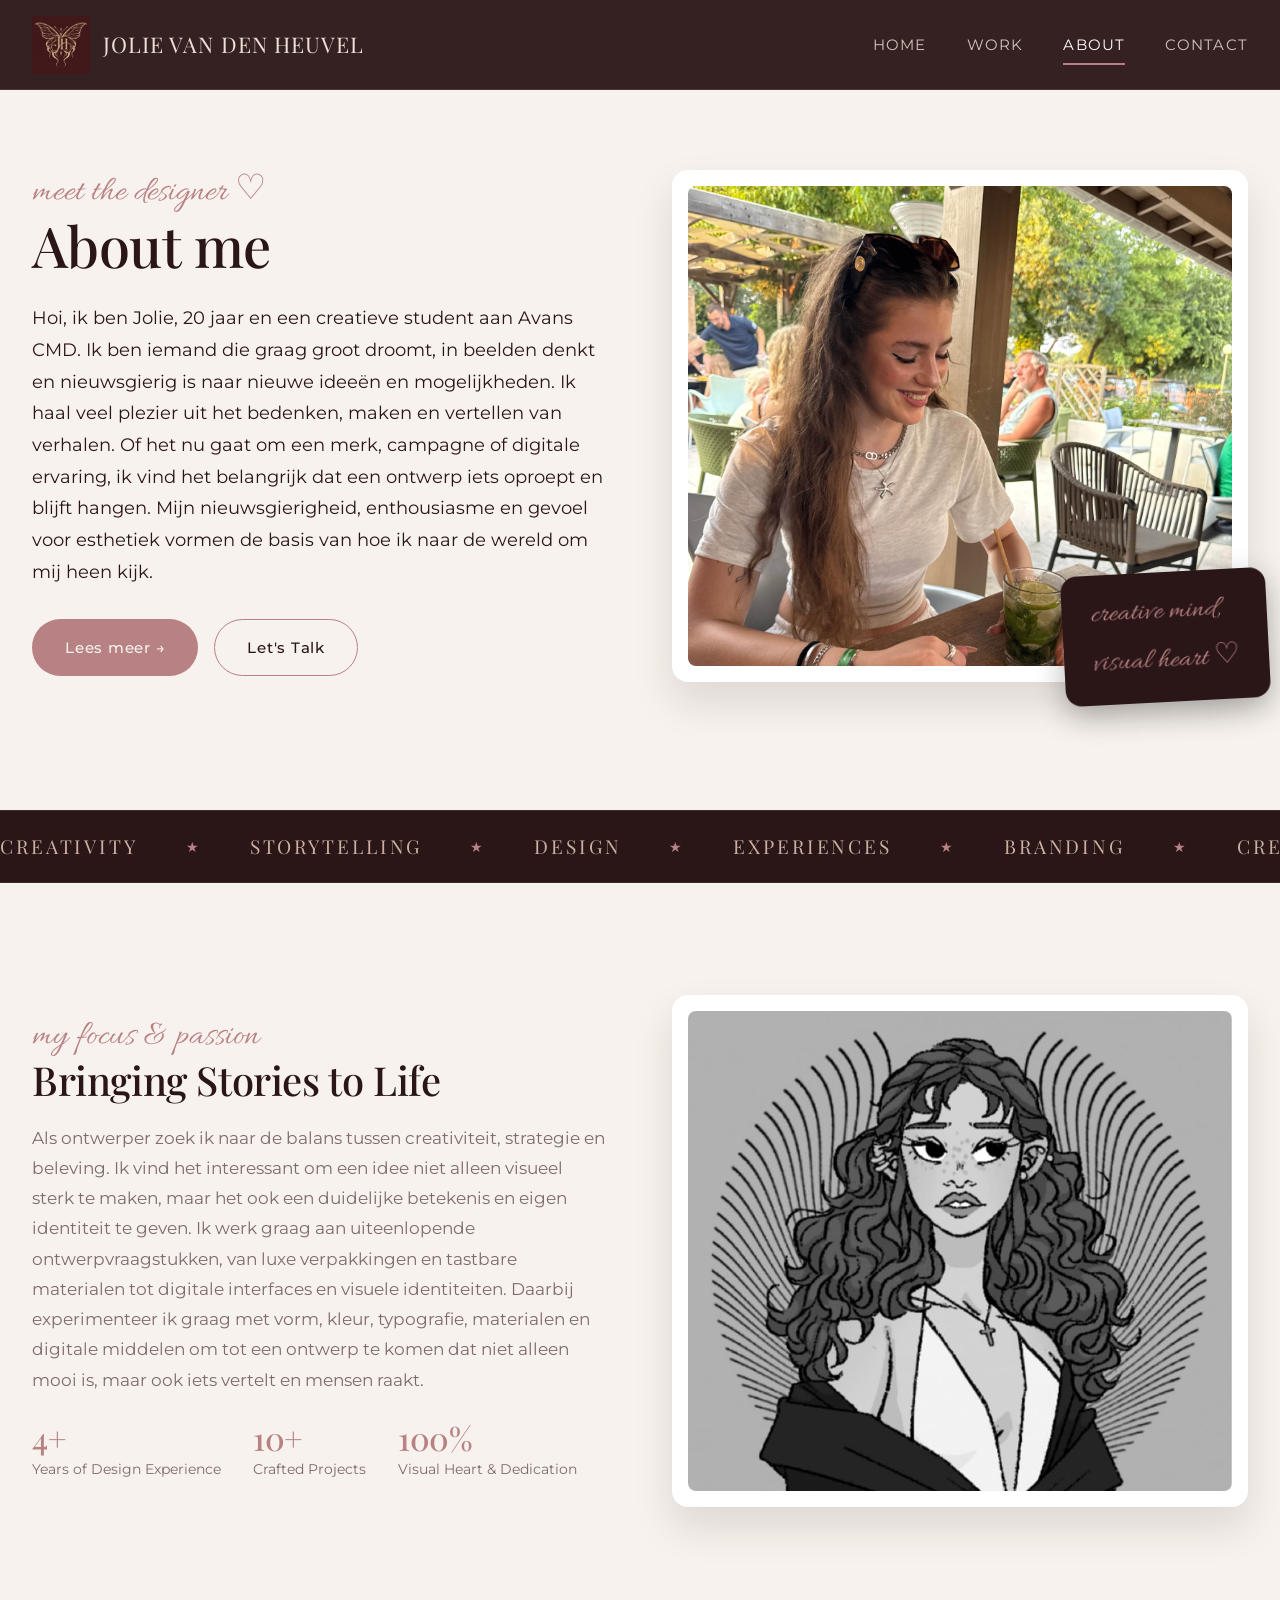
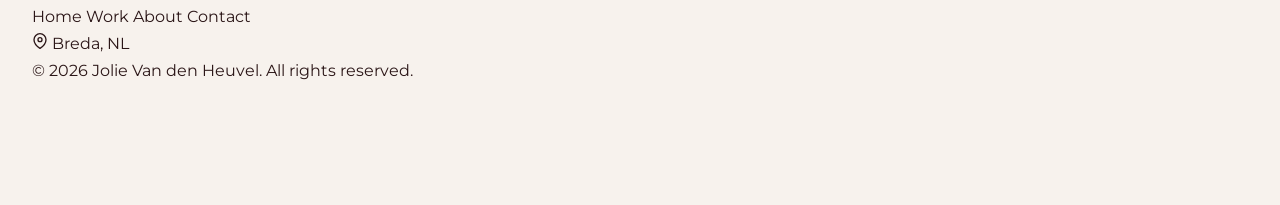
<file: about.html>
<!DOCTYPE html>
<html lang="en">
<head>
  <meta charset="UTF-8">
  <meta name="viewport" content="width=device-width, initial-scale=1.0">
  <title>About Me | Jolie Van den Heuvel</title>
  <meta name="description" content="Learn more about Jolie Van den Heuvel, a 20-year-old creative designer studying Avans CMD with a passion for storytelling and design.">
  <link rel="stylesheet" href="styles.css">
</head>
<body>

  <!-- PROMINENT HEADER WITH LOGO.PNG (All Pages) -->
  <header class="site-header" id="header">
    <div class="container header-inner">
      <a href="index.html" class="brand-logo" title="Jolie Van den Heuvel Logo">
        <img src="logo.new.jpg" alt="Jolie Van den Heuvel Logo">
        <span class="brand-title">Jolie van den Heuvel</span>
      </a>

      <nav class="main-nav" aria-label="Main Navigation">
        <a href="index.html" class="nav-link">Home</a>
        <a href="work.html" class="nav-link">Work</a>
        <a href="about.html" class="nav-link active">About</a>
        <a href="contact.html" class="nav-link">Contact</a>
      </nav>

      <button class="mobile-toggle" id="mobileToggle" aria-label="Toggle Mobile Menu">
        <div class="hamburger-icon">
          <span class="hamburger-bar"></span>
          <span class="hamburger-bar"></span>
          <span class="hamburger-bar"></span>
        </div>
      </button>
    </div>
  </header>

  <!-- MOBILE MENU OVERLAY (Wireframe 08) -->
  <div class="mobile-menu-overlay" id="mobileOverlay">
    <button class="mobile-close-btn" id="mobileCloseBtn" aria-label="Close menu">&times;</button>
    <div class="mobile-nav-links">
      <a href="index.html" class="mobile-nav-link">Home</a>
      <a href="work.html" class="mobile-nav-link">Work</a>
      <a href="about.html" class="mobile-nav-link active">About</a>
      <a href="contact.html" class="mobile-nav-link">Contact</a>
    </div>
    <div class="mobile-socials">
      <span>Instagram</span> • <span>Pinterest</span> • <span>LinkedIn</span>
    </div>
  </div>

  <!-- ABOUT HERO SECTION (Wireframe 02) -->
  <main class="about-hero">
    <div class="container about-grid">

      <!-- Text Column with 1 Paragraph Placeholder -->
      <div class="about-text-col">
        <span class="script-accent">meet the designer ♡</span>
        <h1>About me</h1>

        <!-- 1 PARAGRAPH PLACEHOLDER CONTENT (Explicit Requirement & Wireframe 02 Match) -->
        <p class="about-paragraph">
          Hoi, ik ben Jolie, 20 jaar en een creatieve student aan Avans CMD. Ik ben iemand die graag groot droomt, 
          in beelden denkt en nieuwsgierig is naar nieuwe ideeën en mogelijkheden. Ik haal veel plezier uit het bedenken, 
          maken en vertellen van verhalen. Of het nu gaat om een merk, campagne of digitale ervaring, ik vind het belangrijk 
          dat een ontwerp iets oproept en blijft hangen. Mijn nieuwsgierigheid, enthousiasme en gevoel voor esthetiek vormen de basis van hoe ik naar de wereld om mij heen kijk.
        </p>

        <div style="display: flex; gap: 1rem; align-items: center;">
          <a href="work.html" class="btn btn-primary">
            Lees meer →
          </a>
          <a href="contact.html" class="btn btn-outline">
            Let's Talk
          </a>
        </div>
      </div>

      <!-- Image Column SPECIFICALLY USING me.JPG (Explicit Requirement) -->
      <div class="about-image-col">
        <div class="about-photo-card pop-hover">
          <!-- me.jpg is used specifically here as requested -->
          <img src="me.jpg" alt="Jolie Van den Heuvel - Creative Designer">
        </div>

        <!-- Handwritten Accent Note (Wireframe 02 Match) -->
        <div class="handwritten-tag">
          <span>creative mind,</span>
          <span>visual heart ♡</span>
        </div>
      </div>

    </div>
  </main>

  <!-- SKILLS TICKER / MARQUEE BANNER (Wireframe 02 Bottom) -->
  <section class="ticker-wrap">
    <div class="ticker">
      <div class="ticker-item">CREATIVITY</div>
      <div class="ticker-item">STORYTELLING</div>
      <div class="ticker-item">DESIGN</div>
      <div class="ticker-item">EXPERIENCES</div>
      <div class="ticker-item">BRANDING</div>
      <div class="ticker-item">CREATIVITY</div>
      <div class="ticker-item">STORYTELLING</div>
      <div class="ticker-item">DESIGN</div>
      <div class="ticker-item">EXPERIENCES</div>
      <div class="ticker-item">BRANDING</div>
    </div>
  </section>

  <!-- SECONDARY PORTRAIT & PHILOSOPHY HIGHLIGHT -->
  <section style="padding: 4rem 0 6rem 0; background: var(--bg-light);">
    <div class="container">
      <div class="about-grid">
        <div class="about-photo-card pop-hover" style="order: 2;">
          <img src="avatar.me.jpg" alt="Jolie Van den Heuvel at work">
        </div>
        <div style="order: 1;">
          <span class="script-accent">my focus & passion</span>
          <h2 style="font-size: 2.5rem; color: var(--bg-dark); margin-bottom: 1.2rem;">Bringing Stories to Life</h2>
          <p style="font-size: 1.05rem; color: var(--text-muted); line-height: 1.8; margin-bottom: 1.5rem;">
            Als ontwerper zoek ik naar de balans tussen creativiteit, strategie en beleving. Ik vind het interessant om een idee
            niet alleen visueel sterk te maken, maar het ook een duidelijke betekenis en eigen identiteit te geven. Ik werk graag 
            aan uiteenlopende ontwerpvraagstukken, van luxe verpakkingen en tastbare materialen tot digitale interfaces en visuele identiteiten. 
            Daarbij experimenteer ik graag met vorm, kleur, typografie, materialen en digitale middelen om tot een ontwerp te komen dat niet alleen mooi is, 
            maar ook iets vertelt en mensen raakt.
          </p>
          <div style="display: flex; gap: 2rem; flex-wrap: wrap;">
            <div>
              <h4 style="font-size: 2rem; color: var(--accent-rose); font-family: var(--font-heading);">4+</h4>
              <p style="font-size: 0.9rem; color: var(--text-muted);">Years of Design Experience</p>
            </div>
            <div>
              <h4 style="font-size: 2rem; color: var(--accent-rose); font-family: var(--font-heading);">10+</h4>
              <p style="font-size: 0.9rem; color: var(--text-muted);">Crafted Projects</p>
            </div>
            <div>
              <h4 style="font-size: 2rem; color: var(--accent-rose); font-family: var(--font-heading);">100%</h4>
              <p style="font-size: 0.9rem; color: var(--text-muted);">Visual Heart & Dedication</p>
            </div>
          </div>
        </div>
      </div>
    </div>
  </section>

  <!-- FIXED FOOTER ON EACH PAGE (Explicit Requirement) -->
  <footer class="fixed-footer" id="fixedFooter">
    <div class="container footer-inner">
      <nav class="footer-sitemap" aria-label="Site Map Footer Navigation">
        <a href="index.html" class="sitemap-link">Home</a>
        <a href="work.html" class="sitemap-link">Work</a>
        <a href="about.html" class="sitemap-link active">About</a>
        <a href="contact.html" class="sitemap-link">Contact</a>
      </nav>

      <div class="footer-address">
        <svg width="16" height="16" viewBox="0 0 24 24" fill="none" stroke="currentColor" stroke-width="2"><path d="M21 10c0 7-9 13-9 13s-9-6-9-13a9 9 0 0 1 18 0z"></path><circle cx="12" cy="10" r="3"></circle></svg>
        <span> Breda, NL</span>
      </div>

      <div class="footer-credits">
        © 2026 Jolie Van den Heuvel. All rights reserved.
      </div>
    </div>
  </footer>

  <script src="script.js"></script>
</body>
</html>
</file>
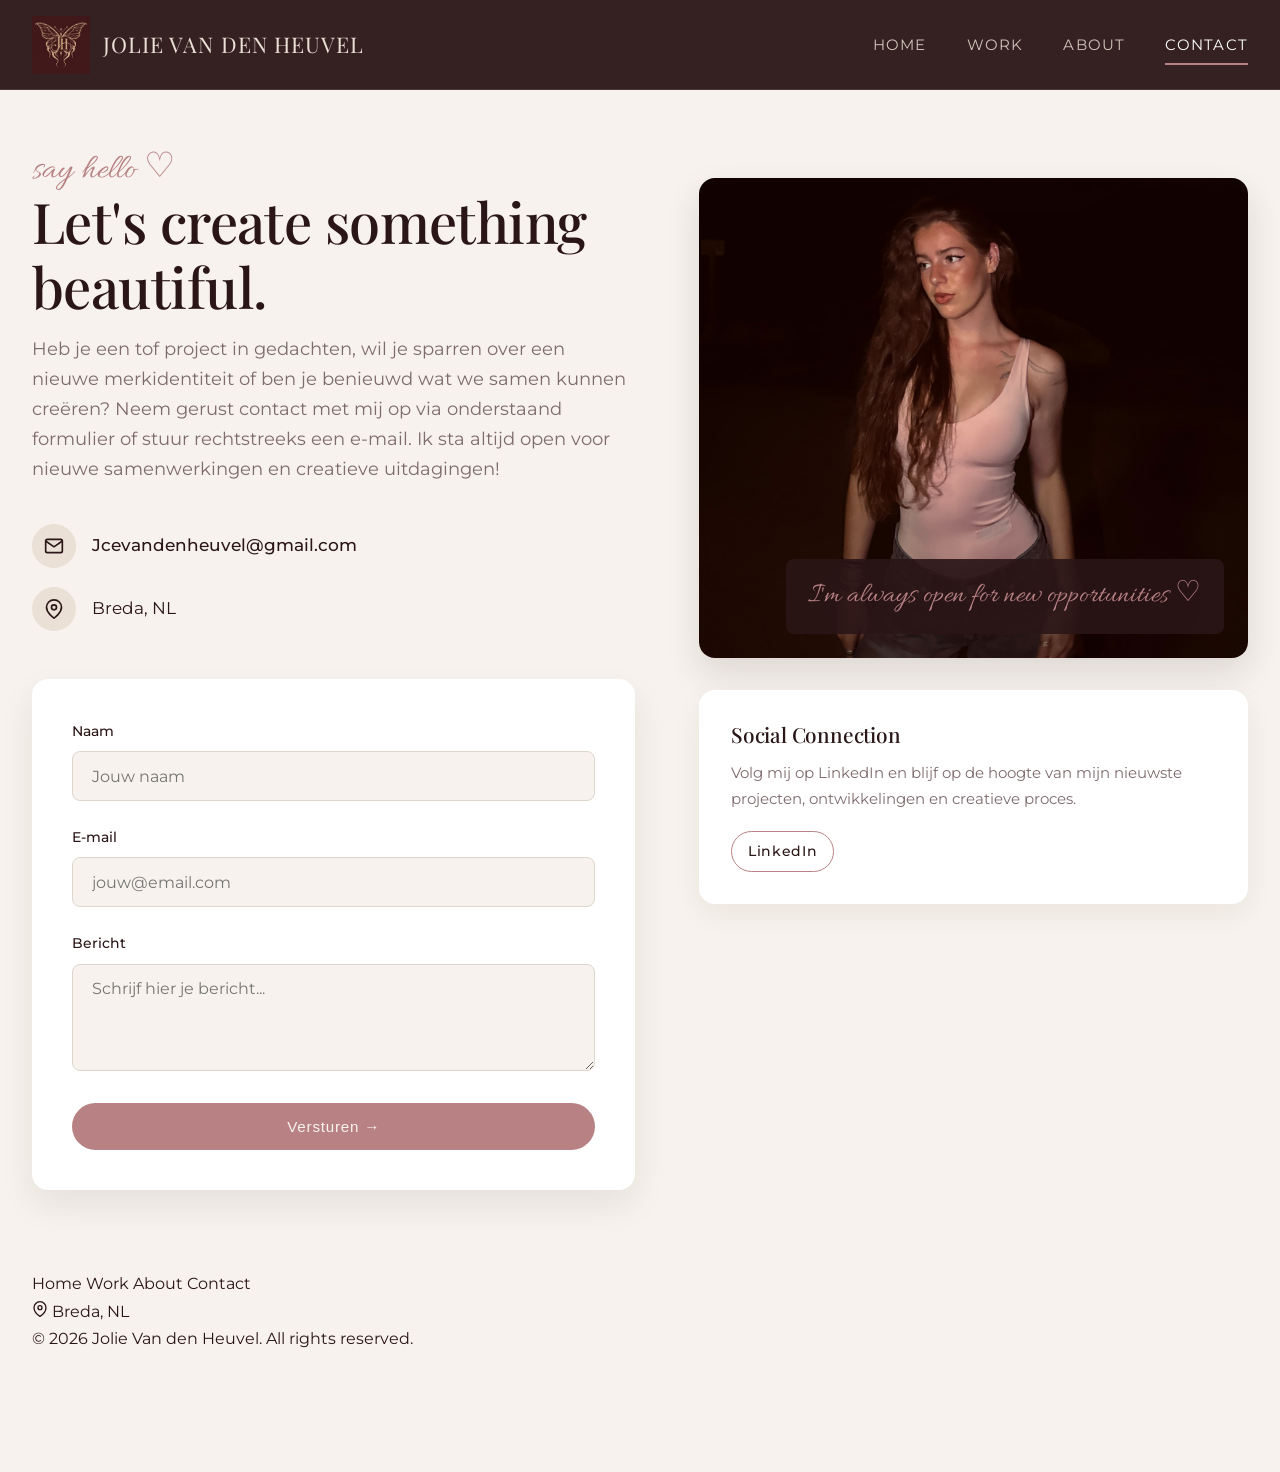
<file: contact.html>
<!DOCTYPE html>
<html lang="en">
<head>
  <meta charset="UTF-8">
  <meta name="viewport" content="width=device-width, initial-scale=1.0">
  <title>Contact | Jolie Van den Heuvel</title>
  <meta name="description" content="Get in touch with Jolie Van den Heuvel for creative design collaborations, brand identities, and packaging inquiries.">
  <link rel="stylesheet" href="styles.css">
</head>
<body>

  <!-- PROMINENT HEADER WITH LOGO.PNG (All Pages) -->
  <header class="site-header" id="header">
    <div class="container header-inner">
      <a href="index.html" class="brand-logo" title="Jolie Van den Heuvel Logo">
        <img src="logo.new.jpg" alt="Jolie Van den Heuvel Logo">
        <span class="brand-title">Jolie van den Heuvel</span>
      </a>

      <nav class="main-nav" aria-label="Main Navigation">
        <a href="index.html" class="nav-link">Home</a>
        <a href="work.html" class="nav-link">Work</a>
        <a href="about.html" class="nav-link">About</a>
        <a href="contact.html" class="nav-link active">Contact</a>
      </nav>

      <button class="mobile-toggle" id="mobileToggle" aria-label="Toggle Mobile Menu">
        <div class="hamburger-icon">
          <span class="hamburger-bar"></span>
          <span class="hamburger-bar"></span>
          <span class="hamburger-bar"></span>
        </div>
      </button>
    </div>
  </header>

  <!-- MOBILE MENU OVERLAY (Wireframe 08) -->
  <div class="mobile-menu-overlay" id="mobileOverlay">
    <button class="mobile-close-btn" id="mobileCloseBtn" aria-label="Close menu">&times;</button>
    <div class="mobile-nav-links">
      <a href="index.html" class="mobile-nav-link">Home</a>
      <a href="work.html" class="mobile-nav-link">Work</a>
      <a href="about.html" class="mobile-nav-link">About</a>
      <a href="contact.html" class="mobile-nav-link active">Contact</a>
    </div>
    <div class="mobile-socials">
      <span>Instagram</span> • <span>Pinterest</span> • <span>LinkedIn</span>
    </div>
  </div>

  <!-- MAIN CONTACT SECTION (Wireframe 05) -->
  <main class="contact-hero">
    <div class="container contact-grid">

      <!-- Left Column: Title, Paragraph, Contact Details, Form -->
      <div class="contact-info-col">
        <span class="script-accent">say hello ♡</span>
        <!-- Title matching Wireframe 05 -->
        <h1>Let's create something beautiful.</h1>

        <!-- 1 PARAGRAPH PLACEHOLDER CONTENT (Explicit Requirement) -->
        <p class="contact-paragraph">
          Heb je een tof project in gedachten, wil je sparren over een nieuwe merkidentiteit of ben je benieuwd wat we samen kunnen creëren? Neem gerust contact met mij op via onderstaand formulier of stuur rechtstreeks een e-mail. Ik sta altijd open voor nieuwe samenwerkingen en creatieve uitdagingen!
        </p>

        <!-- Contact Information List (Wireframe 05) -->
        <div class="contact-meta-list">
          <div class="contact-meta-item">
            <div class="contact-meta-icon">
              <svg width="20" height="20" viewBox="0 0 24 24" fill="none" stroke="currentColor" stroke-width="2"><path d="M4 4h16c1.1 0 2 .9 2 2v12c0 1.1-.9 2-2 2H4c-1.1 0-2-.9-2-2V6c0-1.1.9-2 2-2z"></path><polyline points="22,6 12,13 2,6"></polyline></svg>
            </div>
            <a href="mailto:Jcevandenheuvel@gmail.com" style="font-weight: 500;">Jcevandenheuvel@gmail.com</a>
          </div> 

          <div class="contact-meta-item">
            <div class="contact-meta-icon">
              <svg width="20" height="20" viewBox="0 0 24 24" fill="none" stroke="currentColor" stroke-width="2"><path d="M21 10c0 7-9 13-9 13s-9-6-9-13a9 9 0 0 1 18 0z"></path><circle cx="12" cy="10" r="3"></circle></svg>
            </div>
            <span>Breda, NL</span>
          </div>
        </div>

        <!-- Interactive Contact Form -->
        <form class="contact-form" id="contactForm">
          <div class="form-group">
            <label class="form-label" for="formName">Naam</label>
            <input type="text" id="formName" class="form-input" placeholder="Jouw naam" required>
          </div>

          <div class="form-group">
            <label class="form-label" for="formEmail">E-mail</label>
            <input type="email" id="formEmail" class="form-input" placeholder="jouw@email.com" required>
          </div>

          <div class="form-group">
            <label class="form-label" for="formMessage">Bericht</label>
            <textarea id="formMessage" class="form-textarea" rows="4" placeholder="Schrijf hier je bericht..." required></textarea>
          </div>

          <button type="submit" class="btn btn-primary" style="width: 100%;">
            Versturen →
          </button>
        </form>
      </div>

      <!-- Right Column: Visual Showcase Card & Handwritten Note (Wireframe 05) -->
      <div class="contact-right-col">
        <div class="contact-image-card pop-hover">
          <img src="me2.jpg" alt="Creative Project Showcase">
          <div class="contact-accent-note">
            I'm always open for new opportunities ♡
          </div>
        </div>

        <div class="pop-hover" style="margin-top: 2rem; background: #fff; padding: 2rem; border-radius: var(--radius-md); box-shadow: 0 10px 30px rgba(43, 22, 23, 0.06);">
          <h3 style="font-size: 1.3rem; color: var(--bg-dark); margin-bottom: 0.8rem;">Social Connection</h3>
          <p style="font-size: 0.95rem; color: var(--text-muted); margin-bottom: 1.2rem;">Volg mij op LinkedIn en blijf op de hoogte van mijn nieuwste projecten, ontwikkelingen en creatieve proces.</p>
          <div style="display: flex; gap: 1rem;">
          <a href="https://www.linkedin.com/in/jolie-van-den-heuvel-369847326" target="_blank" rel="noopener noreferrer" class="btn btn-outline" style="padding: 0.5rem 1rem; font-size: 0.85rem;">LinkedIn</a>
        </div>
      
      </div>

    </div>
  </main>

  <!-- FIXED FOOTER ON EACH PAGE (Explicit Requirement) -->
  <footer class="fixed-footer" id="fixedFooter">
    <div class="container footer-inner">
      <nav class="footer-sitemap" aria-label="Site Map Footer Navigation">
        <a href="index.html" class="sitemap-link">Home</a>
        <a href="work.html" class="sitemap-link">Work</a>
        <a href="about.html" class="sitemap-link">About</a>
        <a href="contact.html" class="sitemap-link active">Contact</a>
      </nav>

      <div class="footer-address">
        <svg width="16" height="16" viewBox="0 0 24 24" fill="none" stroke="currentColor" stroke-width="2"><path d="M21 10c0 7-9 13-9 13s-9-6-9-13a9 9 0 0 1 18 0z"></path><circle cx="12" cy="10" r="3"></circle></svg>
        <span>Breda, NL</span>
      </div>

      <div class="footer-credits">
        © 2026 Jolie Van den Heuvel. All rights reserved.
      </div>
    </div>
  </footer>

  <script src="script.js"></script>
</body>
</html>
</file>
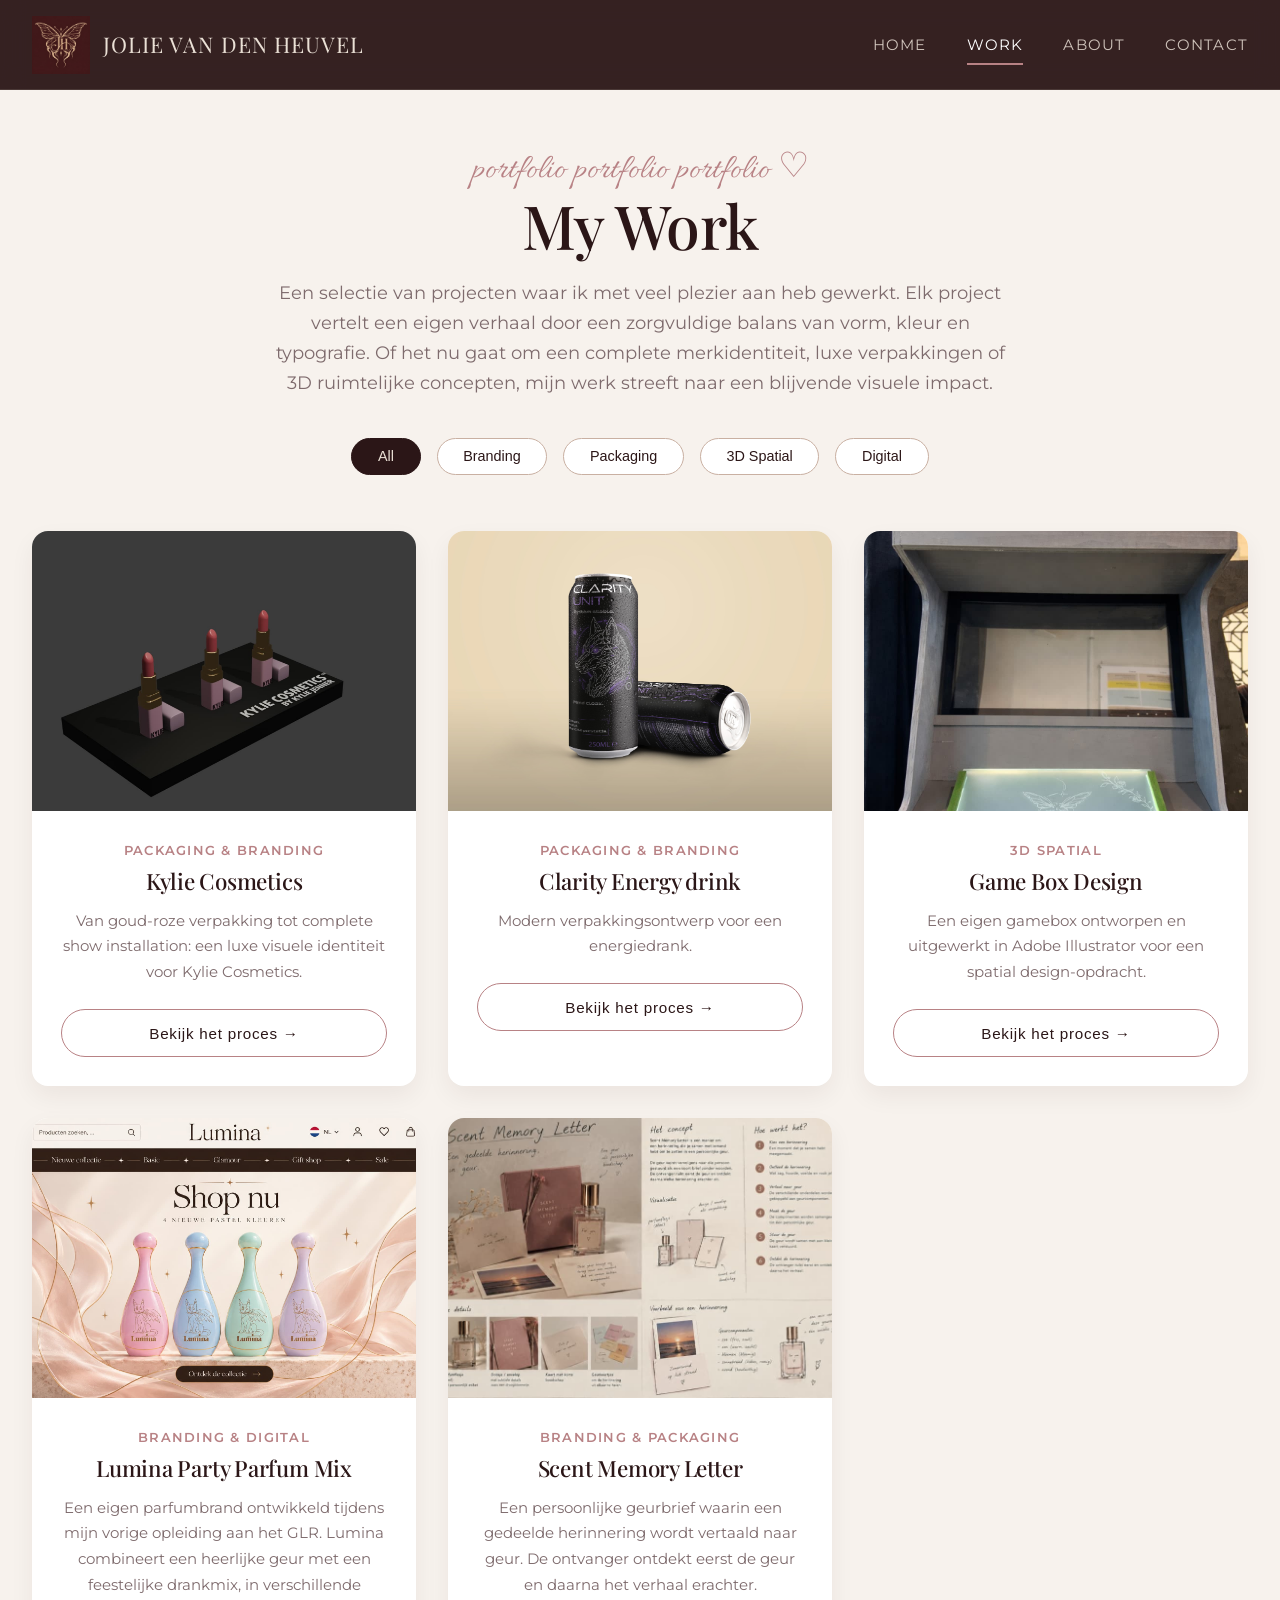
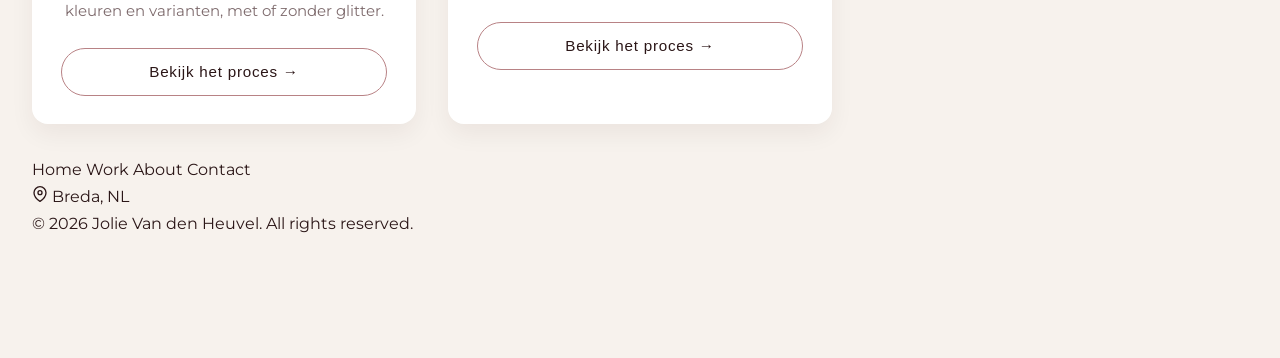
<file: work.html>
<!DOCTYPE html>
<html lang="en">
<head>
  <meta charset="UTF-8">
  <meta name="viewport" content="width=device-width, initial-scale=1.0">
  <title>My Work | Jolie Van den Heuvel</title>
  <meta name="description" content="Explore selected design projects by Jolie Van den Heuvel, spanning branding, luxury packaging, and 3D spatial design.">
  <link rel="stylesheet" href="styles.css">
</head>
<body>

  <!-- PROMINENT HEADER WITH LOGO.PNG (All Pages) -->
  <header class="site-header" id="header">
    <div class="container header-inner">
      <a href="index.html" class="brand-logo" title="Jolie Van den Heuvel Logo">
        <img src="logo.new.jpg" alt="Jolie Van den Heuvel Logo">
        <span class="brand-title">Jolie van den Heuvel</span>
      </a>

      <nav class="main-nav" aria-label="Main Navigation">
        <a href="index.html" class="nav-link">Home</a>
        <a href="work.html" class="nav-link active">Work</a>
        <a href="about.html" class="nav-link">About</a>
        <a href="contact.html" class="nav-link">Contact</a>
      </nav>

      <button class="mobile-toggle" id="mobileToggle" aria-label="Toggle Mobile Menu">
        <div class="hamburger-icon">
          <span class="hamburger-bar"></span>
          <span class="hamburger-bar"></span>
          <span class="hamburger-bar"></span>
        </div>
      </button>
    </div>
  </header>

  <!-- MOBILE MENU OVERLAY (Wireframe 08) -->
  <div class="mobile-menu-overlay" id="mobileOverlay">
    <button class="mobile-close-btn" id="mobileCloseBtn" aria-label="Close menu">&times;</button>
    <div class="mobile-nav-links">
      <a href="index.html" class="mobile-nav-link">Home</a>
      <a href="work.html" class="mobile-nav-link active">Work</a>
      <a href="about.html" class="mobile-nav-link">About</a>
      <a href="contact.html" class="mobile-nav-link">Contact</a>
    </div>
    <div class="mobile-socials">
      <span>Instagram</span> • <span>Pinterest</span> • <span>LinkedIn</span>
    </div>
  </div>

  <!-- MAIN WORK PAGE CONTENT (Wireframe 03) -->
  <main class="work-page-header">
    <div class="container">
      <span class="script-accent">portfolio portfolio portfolio ♡</span>
      <h1>My Work</h1>
      
      <!-- 1 PARAGRAPH PLACEHOLDER CONTENT (Explicit Requirement) -->
      <p class="work-intro-paragraph">
        Een selectie van projecten waar ik met veel plezier aan heb gewerkt. Elk project vertelt een eigen verhaal door een zorgvuldige balans van vorm, kleur en typografie. Of het nu gaat om een complete merkidentiteit, luxe verpakkingen of 3D ruimtelijke concepten, mijn werk streeft naar een blijvende visuele impact.
      </p>

      <!-- Category Filter Tabs -->
      <div class="filter-tabs">
        <button class="filter-btn active" data-filter="all">All</button>
        <button class="filter-btn" data-filter="branding">Branding</button>
        <button class="filter-btn" data-filter="packaging">Packaging</button>
        <button class="filter-btn" data-filter="spatial">3D Spatial</button>
        <button class="filter-btn" data-filter="digital">Digital</button>
      </div>

      <!-- Distributed Images Portfolio Grid -->
      <div class="portfolio-grid" id="workGrid">

        <!-- Project 1 (Kylie Cosmetic Packaging) -->
        <div class="work-card pop-hover" data-category="packaging" onclick="openProjectModal('Kylie Cosmetics', 'Branding & Packaging', 'work1_main.png', 'Branding voor een luxe cosmeticalijn en 3D-verpakkingsontwerp voor lippenstift met rijke roze ondertonen.')">
          <div class="work-card-image">
            <img src="work1_main.jpg" alt="Lumière Cosmetic Packaging">
          </div>
          <div class="work-card-body">
            <span class="work-card-tag">Packaging & Branding</span>
            <h3 class="work-card-title">Kylie Cosmetics</h3>
            <p class="work-card-desc">Van goud-roze verpakking tot complete show installation: een luxe visuele identiteit voor Kylie Cosmetics.</p>
            <button class="btn btn-outline" type="button"
            onclick="event.stopPropagation(); openProjectModal('Kylie Cosmetics', 'Branding & Packaging', 'work1_main.png', 'Branding voor een luxe cosmeticalijn en 3D-verpakkingsontwerp voor lippenstift met rijke roze ondertonen.')">
            Bekijk het proces →
          </button>
          </div>
        </div>

        <!-- Project 2 (Energy drink) -->
        <div class="work-card pop-hover" data-category="packaging" onclick="openEnergyDrinkModal()">
          <div class="work-card-image">
            <img src="blikje.mockup.main.jpg" alt="Energy Drink packaging & branding">
          </div>
          <div class="work-card-body">
            <span class="work-card-tag">Packaging & Branding</span>
            <h3 class="work-card-title">Clarity Energy drink</h3>
            <p class="work-card-desc">Modern verpakkingsontwerp voor een energiedrank.</p>
            <button class="btn btn-outline" type="button"
            onclick="event.stopPropagation(); openEnergyDrinkModal()">
            Bekijk het proces →
          </button>
          </div>
        </div>

       <!-- Project 3 (Game Box Design) -->
<div class="work-card pop-hover"
     data-category="spatial"
     onclick="openGameBoxModal()">

  <div class="work-card-image">
    <img src="design1.jpg" alt="Mijn eigen gamebox design">
  </div>

  <div class="work-card-body">
    <span class="work-card-tag">3D Spatial</span>
    <h3 class="work-card-title">Game Box Design</h3>
    <p class="work-card-desc">
      Een eigen gamebox ontworpen en uitgewerkt in Adobe Illustrator
      voor een spatial design-opdracht.
    </p>
    <button class="btn btn-outline" type="button"
    onclick="event.stopPropagation(); openGameBoxModal()">
    Bekijk het proces →
  </button>
  </div>
</div>

<!-- Project 4 (Lumina Party Parfum Mix) -->
<div class="work-card pop-hover" data-category="branding & digital"
     onclick="openLuminaModal('Lumina Party Parfum Mix', 'Branding & Product Design', 'lumina.png', 'Een eigen parfumbrand ontwikkeld tijdens mijn opleiding aan het GLR, waarin parfum en een feestelijke drankmix samenkomen.')">

  <div class="work-card-image">
    <img src="Luminaweb.jpg" alt="Lumina Party Parfum Mix">
  </div>

  <div class="work-card-body">
    <span class="work-card-tag">Branding & Digital</span>
    <h3 class="work-card-title">Lumina Party Parfum Mix</h3>
    <p class="work-card-desc">
      Een eigen parfumbrand ontwikkeld tijdens mijn vorige opleiding aan het GLR.
      Lumina combineert een heerlijke geur met een feestelijke drankmix,
      in verschillende kleuren en varianten, met of zonder glitter.
    </p>
    <button class="btn btn-outline" type="button"
    onclick="event.stopPropagation(); openLuminaModal()">
    Bekijk het proces →
  </button>
  </div>
</div>

<!-- Project 5 (Scent Memory Letter) -->
<div class="work-card pop-hover" data-category="spatial"
     onclick="openScentMemoryModal()">

  <div class="work-card-image">
    <img src="scentpro.jpg" alt="Scent Memory Letter concept">
  </div>

  <div class="work-card-body">
    <span class="work-card-tag">Branding & Packaging</span>
    <h3 class="work-card-title">Scent Memory Letter</h3>
    <p class="work-card-desc">
      Een persoonlijke geurbrief waarin een gedeelde herinnering
      wordt vertaald naar geur. De ontvanger ontdekt eerst de geur
      en daarna het verhaal erachter.
    </p>
    <button class="btn btn-outline" type="button"
      onclick="event.stopPropagation(); openScentMemoryModal()">
      Bekijk het proces →
    </button>
  </div>
</div>


      </div>
    </div>
  </main>

 <!-- PROJECT SPOTLIGHT MODAL -->
<div class="project-modal-backdrop" id="projectModal">

  <div class="project-case-study">
 <!-- CLOSE BUTTON -->
    <button
      class="project-modal-close"
      id="projectModalClose"
      aria-label="Sluit project"
    >
      &times;
    </button>

    <!-- HEADER -->
    <div class="case-study-header">
      <span class="modal-subtitle" id="modalSubtitle">
        Branding & Packaging
      </span>

      <h2 id="modalTitle">Kylie Cosmetics</h2>

      <p class="case-study-intro" id="modalDesc">

          Tijdens mijn stage kreeg ik de opdracht om een luxe uitstraling te ontwikkelen voor een cosmeticalijn. 
          Hierbij ging het niet alleen om het ontwerpen van de producten en verpakkingen, maar ook om de manier waarop de producten 
          als geheel worden gepresenteerd. Ik onderzocht hoe kleur, vorm, materiaal, branding en ruimtelijke presentatie samen een herkenbare en 
          premium uitstraling kunnen creëren. 

        <br><br>

          Voor dit project werkte ik aan drie onderdelen: een lippenstiftlijn, een Kylie Skin-lijn en een 3D show 
          installation waarin de verschillende producten samenkomen. Door deze onderdelen te combineren ontstond een 
          compleet beeld van hoe de branding niet alleen op de verpakking, maar ook in de fysieke presentatie terugkomt.
       <p>
    </div>


    <!-- HERO IMAGE -->
    <div class="case-study-hero">
    <img src="Work1_poster1.0.jpg" alt="Kylie Cosmetics">
    </div>


    <!-- CONCEPT -->
    <section class="case-study-section">

      <div class="case-study-text">

        <span class="case-study-label">01 — Lippenstift lijn</span>

        <h3>Een luxe uitstraling met een zachte touch</h3>

        <p>
          Voor de lippenstiftlijn ontwikkelde ik een visuele identiteit en bijpassende verpakking. 
          Het uitgangspunt was om een elegante, vrouwelijke uitstraling te combineren met een moderne en herkenbare vormgeving.


        </p>

        <p>
          Ik onderzocht hierbij kleur, typografie, materiaal en vorm en vertaalde deze 
          keuzes vervolgens naar een 3D-verpakking. Zo kon ik niet alleen het ontwerp van de 
          verpakking bepalen, maar ook experimenteren met hoe het product eruitziet wanneer het daadwerkelijk wordt gepresenteerd.
        </p>

      </div>

    </section>


    <!-- TWO IMAGES -->
    <section class="case-study-images two-images">

      <img
        src="work1_main.jpg"
        alt="Kylie Cosmetics ontwerp"
      >

      <img
        src="work1_main2.jpg"
        alt="Kylie Cosmetics verpakking"
      >

    </section>


    <!-- DESIGN -->
    <section class="case-study-section">

      <div class="case-study-text narrow">

        <span class="case-study-label">02 — Kylie Skin lijn</span>
        

        <h3>Van idee naar een samenhangende lijn</h3>

        <p>
        Naast de lippenstiften werkte ik een bijpassende Kylie Skin-lijn uit. 
        Hierbij was het belangrijk dat de producten dezelfde herkenbare uitstraling kregen,
        maar tegelijkertijd hun eigen identiteit behielden.
        </p>

        </p>
        Ik experimenteerde met verschillende vormen, roze tinten, materialen en verpakkingsstijlen.
        Door deze varianten uit te werken in 3D kon ik beter beoordelen hoe de producten samen op een shelf zouden 
        functioneren en welke combinatie het meest luxe en samenhangend aanvoelde.

        </p>


        </p>

      </div>

    </section>


    <!-- TWO IMAGES -->
      <section class="case-study-images two-images">

      <img
        src="work1_skin.jpg"
        alt="Kylie Cosmetics ontwerp"
      >

      <img
        src="work1_skin2.jpg"
        alt="Kylie Cosmetics verpakking"
      >

    </section>
   


    <!-- FINAL RESULT -->
<section class="case-study-section final-section">

  <div class="final-text">

    <span class="case-study-label">03 — Final Show Installation</span>

    <h3>Alles bij elkaar tot een geheel.</h3>

    <p>
      Als afsluiting vertaalde ik de branding en producten naar een volledige show installation.
      In Blender bouwde ik een 3D-omgeving waarin de verschillende producten samen worden gepresenteerd.
    </p>

    <p>
      Hierbij keek ik niet alleen naar de producten zelf, maar juist naar de 
      totale uitstraling: de opstelling, verlichting, materialen, kleur en de manier waarop 
      de aandacht naar de producten wordt geleid. Zo werd het ontwerp uiteindelijk meer dan alleen een 
      verpakking en ontstond er een complete visuele ervaring rondom het merk.
    </p>

  </div>

  <!-- THREE IMAGES -->
  <section class="case-study-images three-images">

    <img
      src="work1_stand.jpg"
      alt="Packaging view 1"
    >

    <img
      src="work1_stand2.jpg"
      alt="Packaging view 2"
    >

    <img
      src="work1_stand3.jpg"
      alt="Packaging view 3"
    >

  </section>

  <a href="contact.html" class="btn btn-primary">
    Inquire About Similar Work →
  </a>

</section>

 </div>

  </div>
<!-- ENERGY DRINK PROJECT MODAL -->
<div class="project-modal-backdrop" id="energyDrinkModal">

  <div class="project-case-study">

    <button
      class="project-modal-close"
      id="energyDrinkModalClose"
      type="button"
      aria-label="Sluit project"
    >
      &times;
    </button>

    <div class="case-study-header">

      <span class="modal-subtitle">
        Branding & Packaging
      </span>

      <h2>Clarity Energy Drink</h2>

      <p class="case-study-intro">
        Een energy drink-concept ontwikkeld rondom mentale prestatie.
         In plaats van alleen energie en fysieke kracht centraal te zetten, 
         richt de branding zich op stress, focus, concentratie en het helder houden van de geest.

        <br><br>

        Het concept combineert een krachtige wolf als symbool met een technische, 
        AI-achtige beeldtaal vanuit het kernwoord machinaal.
      </p>

    </div>

    <div class="case-study-hero">
      <img
        src="blikje.mockup.main.jpg"
        alt="Energy Drink verpakking"
      >
    </div>

    <section class="case-study-section">

      <div class="case-study-text">

        <span class="case-study-label">
          01 — Concept & Branding
        </span>

        <h3>Een krachtige uitstraling voor een energiedrank</h3>

        <p>
          De branding is opgebouwd rondom het idee van een mentaal systeem dat
           onder druk optimaal moet blijven functioneren. De wolf staat hierbij symbool voor focus, 
           alertheid en controle. Deze symboliek heb ik gecombineerd met een technische en bijna machinale vormtaal, 
           geïnspireerd door AI en digitale systemen.

Zo ontstond een energy drink-identiteit die niet alleen draait om energie, 
maar vooral om mentale scherpte en prestatie. De visuele stijl voelt technisch, 
gecontroleerd en futuristisch aan, passend bij het woord machinaal.
        </p>

      </div>

    </section>

    <section class="case-study-images two-images">

      <img
        src="blikje.poster.jpg"
        alt="Energy Drink blikje"
      >

      <img
        src="blikje.poster.mockup.jpg"
        alt="Energy Drink poster"
      >

    </section>

    <section class="case-study-section final-section">

      <div class="final-text">

        <span class="case-study-label">
          02 — Poster & Visual Identity
        </span>

        <h3>Van verpakking naar complete presentatie</h3>

        <p>
          Vanuit de branding heb ik een poster ontwikkeld waarin de combinatie van menselijke mentale prestaties en een technisch systeem centraal staat. De wolf en AI-geïnspireerde vormen komen samen in één krachtig beeld.


        </p>

        <p>
          De quote “SYSTEM STABLE, MIND CLEAR” vat het concept samen: wanneer het systeem stabiel blijft, ontstaat er ruimte voor een heldere en gefocuste geest. De poster vertaalt daarmee de kern van het energy drink-concept naar een visueel statement.
        </p>

      </div>

    </section>
    </div>
    </div>


<!-- GAME BOX DESIGN MODAL -->
<div class="project-modal-backdrop" id="gameBoxModal">
  <div class="project-case-study">

    <button
      class="project-modal-close"
      id="gameBoxModalClose"
      type="button"
      aria-label="Sluit Game Box project">
      &times;
    </button>

    <div class="case-study-header">
      <span class="modal-subtitle">Spatial Design · Graphic Design</span>
      <h2>Game Box Design</h2>
      <p class="case-study-intro">
        Voor een spatial design-opdracht heb ik een eigen gamebox
        ontworpen en uitgewerkt in Adobe Illustrator. Ik heb hierbij
        nagedacht over de vormgeving, de grafische elementen en de
        uitstraling van het ontwerp.
      </p>
    </div>

    <div class="case-study-hero">
      <img src="design1.jpg" alt="Mijn eigen gamebox design">
    </div>

    <section class="case-study-section">
      <div class="case-study-text">
        <span class="case-study-label">01 — Het concept</span>
        <h3>Een eigen gamebox ontwerpen</h3>

        <p>
          Voor deze opdracht kreeg ik de ruimte om een eigen gamebox
          te ontwerpen. Ik heb mijn ideeën uitgewerkt in Adobe
          Illustrator en keuzes gemaakt in de vormgeving en grafische
          elementen.
        </p>

        <p>
          Daarbij heb ik gekeken hoe de verschillende onderdelen
          samen één herkenbaar ontwerp vormen en bijdragen aan de
          uitstraling van de gamebox.
        </p>
      </div>
    </section>

    <section class="case-study-images two-images">
      <img src="kleur1.jpg" alt="Extra aanzicht van mijn gamebox design">
    </section>

    <section class="case-study-section final-section">
      <div class="final-text">
        <span class="case-study-label">02 — Het ontwerp</span>
        <h3>Van idee naar uitgewerkt design</h3>

        <p>
          Door de gamebox zelf in Illustrator uit te werken, kon ik
          de vormgeving en details bepalen. Ik heb gekeken hoe de
          verschillende onderdelen bij elkaar passen en samen de
          sfeer van het eindresultaat bepalen.
        </p>

        <p>
          Het resultaat is een persoonlijk ontwerp waarin mijn eigen
          ideeën en grafische keuzes samenkomen.
        </p>
      </div>
    </section>

  </div>
</div>
<!-- LUMINA PARTY PARFUM MIX MODAL -->
<div class="project-modal-backdrop" id="luminaModal">
  <div class="project-case-study">

    <button class="project-modal-close"
            id="luminaModalClose"
            type="button"
            aria-label="Sluit Lumina project">
      &times;
    </button>

    <!-- INTRODUCTIE -->
    <div class="case-study-header">
      <span class="modal-subtitle">Branding & Product Design</span>
      <h2>Lumina Party Parfum Mix</h2>

      <p class="case-study-intro">
        Tijdens mijn vorige opleiding aan het Grafisch Lyceum Rotterdam (GLR)
        heb ik mijn eigen parfumbrand ontwikkeld: Lumina, wat staat voor
        'het bloeiende licht'. Met dit concept wilde ik parfum en een
        feestelijke drankmix samenbrengen in één herkenbare merkbeleving.

        <br><br>

        Het idee is ontstaan vanuit de combinatie van lekker ruiken,
        jezelf zelfverzekerd voelen en je klaarmaken voor een avond uit.
        Met verschillende kleuren, varianten en opties met of zonder glitter
        krijgt het concept een feestelijke en persoonlijke uitstraling.
      </p>
    </div>

    <!-- GROTE STARTAFBEELDING -->
    <div class="case-study-hero">
      <img src="Luminaweb.jpg" alt="Lumina Party Parfum Mix">
    </div>

    <!-- 01 CONCEPT -->
    <section class="case-study-section">
      <div class="case-study-text">
        <span class="case-study-label">01 — Het concept</span>
        <h3>Het bloeiende licht</h3>

        <p>
          Lumina draait om het combineren van parfum en een feestelijke
          drankmix. Ik wilde een concept ontwikkelen dat verder gaat dan
          alleen een geur of drankje en aansluit bij de beleving van
          uitgaan en festivals.
        </p>

        <p>
          Het idee is dat de gebruiker een geur kiest die bij hen past,
          terwijl de verschillende kleuren en glittervarianten bijdragen
          aan de feestelijke uitstraling. De combinatie vormt de basis
          van mijn eigen merkconcept.
        </p>
      </div>
    </section>

    <!-- 02 BRANDING -->
    <section class="case-study-section">
      <div class="case-study-text narrow">
        <span class="case-study-label">02 — Branding & doelgroep</span>
        <h3>Een merk voor een avond uit</h3>

        <p>
          Bij het ontwikkelen van Lumina heb ik nagedacht over hoe ik
          het merk kan onderscheiden van concurrenten. De combinatie
          van parfum, drank en een feestelijke uitstraling vormt daarbij
          het uitgangspunt.
        </p>

        <p>
          De doelgroep bestaat uit mensen van ongeveer 17 tot 40 jaar
          die geïnteresseerd zijn in uitgaan en festivals. Naast het
          hoofdconcept bedacht ik aanvullende merchandise, zoals brillen
          en truien, om de merkbeleving verder uit te breiden.
        </p>
      </div>
    </section>

    <!-- TWEE FOTO'S NAAST ELKAAR -->
    <section class="case-study-images two-images">
      <img src="Luminaweb.jpg" alt="Lumina ontwerp en branding">
      <img src="Luminainstpng.jpg" alt="Lumina visuele uitwerking">
    </section>

    <!-- 03 UITINGEN -->
    <section class="case-study-section">
      <div class="case-study-text">
        <span class="case-study-label">03 — Visuele uitingen</span>
        <h3>Van merkidee naar presentatie</h3>

        <p>
          Om Lumina als merk herkenbaar te maken, heb ik verschillende
          uitingen bedacht. Posters zorgen voor een visuele presentatie
          van het concept. Daarnaast is een website bedoeld voor
          bestellingen en vormt Instagram een kanaal om het merk
          en de producten onder de aandacht te brengen.
        </p>

        <p>
          Door de verschillende uitingen samen te brengen, ontstaat
          een samenhangende merkidentiteit die op meerdere momenten
          en via verschillende kanalen herkenbaar kan zijn.
        </p>
      </div>
    </section>

    <!-- DRIE FOTO'S NAAST ELKAAR -->
    <section class="case-study-images three-images">
      <img src="poster1Lum.jpg" alt="Lumina posterontwerp">
      <img src="poster2Lu.jpg" alt="Lumina merkuitwerking">
      <img src="verpakkingLu.jpg" alt="Lumina visuele presentatie">
    </section>

    <!-- AFSLUITING -->
    <section class="case-study-section final-section">
      <div class="final-text">
        <span class="case-study-label">04 — Het eindresultaat</span>
        <h3>Een eigen merk met een eigen beleving</h3>

        <p>
          Met Lumina heb ik tijdens mijn opleiding aan het GLR een
          eigen merkconcept ontwikkeld waarin parfum, drank en de
          beleving van uitgaan samenkomen. Daarbij heb ik nagedacht
          over de doelgroep, de onderscheidende eigenschappen en
          de verschillende manieren waarop het merk gepresenteerd kan worden.
        </p>

        <p>
          Het project gaf mij de mogelijkheid om mijn eigen idee te
          vertalen naar een merk met een herkenbaar concept en
          verschillende mogelijke uitingen.
        </p>
      </div>
    </section>

  </div>
</div>
<!-- SCENT MEMORY LETTER MODAL -->
<div class="project-modal-backdrop" id="scentMemoryModal">
  <div class="project-case-study">

    <button class="project-modal-close"
            id="scentMemoryModalClose"
            type="button"
            aria-label="Sluit Scent Memory Letter">
      &times;
    </button>

    <!-- INTRODUCTIE -->
    <div class="case-study-header">
      <span class="modal-subtitle">Concept Design · Experience Design</span>
      <h2>Scent Memory Letter</h2>

      <p class="case-study-intro">
        Een gedeelde herinnering, vertaald naar geur. Met Scent Memory
        Letter heb ik een concept ontwikkeld waarmee je een persoonlijk
        moment met iemand kunt delen zonder het meteen in woorden uit te
        leggen. De geur wordt als het ware een brief: een boodschap die
        je eerst kunt ervaren en daarna pas volledig ontdekt.

        <br><br>

        Een foto laat zien hoe een moment eruitzag en tekst vertelt wat
        er gebeurde. Geur kan juist helpen om de sfeer en het gevoel van
        dat moment terug te brengen. Daarom staat bij dit concept niet
        alleen het product centraal, maar vooral de herinnering die je
        ermee wilt overbrengen.
      </p>
    </div>

    <!-- HOOFDFOTO -->
    <div class="case-study-hero">
      <img src="scentpro.jpg" alt="Scent Memory Letter totaalconcept">
    </div>

    <!-- 01 HET CONCEPT -->
    <section class="case-study-section">
      <div class="case-study-text">
        <span class="case-study-label">01 — Het concept</span>
        <h3>Een herinnering die je kunt ruiken</h3>

        <p>
          Iedereen heeft momenten die bijzonder zijn, maar die soms
          moeilijk uit te leggen zijn. Denk aan een vakantie, een
          eerste ontmoeting of een klein moment dat je samen met iemand
          hebt meegemaakt. Met Scent Memory Letter vertaal je de sfeer
          van zo'n herinnering naar een persoonlijke geur.
        </p>

        <p>
          De geur wordt naar de persoon gestuurd met wie je de herinnering
          deelt. De ontvanger krijgt niet meteen het hele verhaal, maar
          ruikt eerst de geur en ontdekt zelf waar deze aan doet denken.
          Daarna wordt de herinnering of boodschap onthuld.
        </p>
      </div>
    </section>

    <!-- TWEE FOTO'S NAAST ELKAAR -->
    <section class="case-study-images two-images">
      <img src="scentcon.jpg" alt="Scent Memory Letter verpakking">
      <img src="scentpro.jpg" alt="Scent Memory Letter geurconcept">
    </section>

    <!-- 02 VAN HERINNERING NAAR GEUR -->
    <section class="case-study-section">
      <div class="case-study-text narrow">
        <span class="case-study-label">02 — Van herinnering naar geur</span>
        <h3>Een persoonlijk verhaal in geurcomponenten</h3>

        <p>
          Het proces begint met het kiezen van een herinnering. Vervolgens
          haal je de belangrijkste elementen uit dat moment, zoals de
          plaats, het gevoel, de kleuren, de sfeer en eventuele associaties.
          Deze elementen vertaal je naar geurcomponenten die samen de
          herinnering vertegenwoordigen.
        </p>

        <p>
          Denk bijvoorbeeld aan zee, zon, bloemen, zonnebrand of houtachtige
          geuren. Door deze geuren bewust te combineren, ontstaat een
          persoonlijke geur die verwijst naar een moment dat voor de
          maker betekenisvol is.
        </p>

        <p>
          Het interessante is dat de maker en ontvanger niet altijd
          hetzelfde uit de geur halen. Waar de maker aan een vakantie
          denkt, kan de ontvanger juist een andere gedeelde herinnering
          herkennen. Juist dat verschil maakt het concept persoonlijk
          en verrassend.
        </p>
      </div>
    </section>

    <!-- 03 HET ONTWERP -->
    <section class="case-study-section">
      <div class="case-study-text">
        <span class="case-study-label">03 — Het ontwerp</span>
        <h3>Een brief zonder woorden</h3>

        <p>
          Om de geur tastbaar te maken, bestaat het concept uit een
          parfumflesje, een doosje of envelop, een kaart met een korte
          boodschap en geurkaartjes. De verpakking vormt het eerste
          contactmoment en maakt het ontvangen van de geur onderdeel
          van de ervaring.
        </p>

        <p>
          De geurkaartjes helpen om de herinnering en de bijbehorende
          geuren te ontdekken. Het persoonlijke kaartje geeft ruimte
          om een boodschap mee te sturen, zonder de herinnering meteen
          volledig te onthullen.
        </p>
      </div>
    </section>

    <!-- EERSTE RIJ VAN VIER FOTO'S -->
    <section class="case-study-images four-images">
      <img src="scentall.jpg" alt="Scent Memory Letter parfumflesje">
      <img src="scentallopen.jpg" alt="Scent Memory Letter doosje en envelop">
      <img src="scentfoto.jpg"Scent Memory Letter persoonlijke kaart">
      <img src="scentdoos.jpg" alt="Scent Memory Letter geurkaartjes">
    </section>

    <!-- 04 HOE WERKT HET -->
    <section class="case-study-section">
      <div class="case-study-text">
        <span class="case-study-label">04 — De ervaring</span>
        <h3>Van versturen tot herinneren</h3>

        <p>
          De ontvanger krijgt de geur zonder direct te weten welk
          verhaal erachter zit. Door eraan te ruiken, ontstaat ruimte
          voor eigen associaties en herinneringen. Daarna wordt de
          persoonlijke boodschap onthuld en kan de geur aan het
          oorspronkelijke moment worden gekoppeld.
        </p>

        <p>
          Zo wordt het ontvangen van een brief iets interactiefs:
          je ruikt, denkt na, ontdekt en verbindt de geur uiteindelijk
          aan een verhaal. Scent Memory Letter maakt een herinnering
          op een andere manier voelbaar en geeft een persoonlijk
          bericht een extra betekenislaag.
        </p>
      </div>
    </section>

    <!-- TWEEDE RIJ VAN VIER FOTO'S -->
    <section class="case-study-images four-images">
      <img src="scentev1.jpg" alt="Scent Memory Letter herinneringsfoto">
      <img src="scentev2.jpg" alt="Scent Memory Letter geurcomponenten">
      <img src="scentev3.jpg" alt="Scent Memory Letter eindproduct">
      <img src="scentgeur.jpg" alt="Scent Memory Letter complete presentatie">
    </section>

    <!-- AFSLUITING -->
    <section class="case-study-section final-section">
      <div class="final-text">
        <span class="case-study-label">05 — Het eindresultaat</span>
        <h3>Een geur vertelt een eigen verhaal</h3>

        <p>
          Met Scent Memory Letter heb ik onderzocht hoe geur kan
          functioneren als een persoonlijke boodschap. Door een
          herinnering te vertalen naar geur en deze te combineren
          met een tastbare verpakking en een kaart, ontstaat een
          ervaring die verder gaat dan alleen lezen of kijken.
        </p>

        <p>
          Het resultaat is een concept waarmee twee mensen op een
          persoonlijke manier een herinnering kunnen delen, waarbij
          de geur het begin vormt van het verhaal.
        </p>
      </div>
    </section>

  </div>
</div>
  <!-- FIXED FOOTER ON EACH PAGE (Explicit Requirement) -->
  <footer class="fixed-footer" id="fixedFooter">
    <div class="container footer-inner">
      <nav class="footer-sitemap" aria-label="Site Map Footer Navigation">
        <a href="index.html" class="sitemap-link">Home</a>
        <a href="work.html" class="sitemap-link active">Work</a>
        <a href="about.html" class="sitemap-link">About</a>
        <a href="contact.html" class="sitemap-link">Contact</a>
      </nav>

      <div class="footer-address">
        <svg width="16" height="16" viewBox="0 0 24 24" fill="none" stroke="currentColor" stroke-width="2"><path d="M21 10c0 7-9 13-9 13s-9-6-9-13a9 9 0 0 1 18 0z"></path><circle cx="12" cy="10" r="3"></circle></svg>
        <span>Breda, NL</span>
      </div>

      <div class="footer-credits">
        © 2026 Jolie Van den Heuvel. All rights reserved.
      </div>
    </div>
  </footer>

  <script src="script.js"></script>
</body>
</html>
</file>
<file: styles.css>
/* ==========================================================================
   JOLIE VAN DEN HEUVEL - PORTFOLIO DESIGN SYSTEM
   Complementary color scheme inspired by logo.png and design wireframes
   ========================================================================== */

@import url('https://fonts.googleapis.com/css2?family=Playfair+Display:ital,wght@0,400..900;1,400..900&family=Montserrat:ital,wght@0,300..800;1,300..800&family=Allura&family=Cormorant+Garamond:ital,wght@0,400;0,600;1,400&display=swap');

:root {
  /* Color Palette derived from logo.png & wireframes */
  --bg-dark: #2B1617;          /* Deep Burgundy / Wine */
  --bg-dark-surface: #381C1E;  /* Warm Dark Surface */
  --bg-light: #F7F2ED;         /* Warm Off-White / Sand */
  --bg-card: #EAE0D5;          /* Warm Champagne Beige */
  --accent-rose: #B88285;      /* Soft Dusty Rose */
  --accent-taupe: #C9B0A2;     /* Warm Taupe */
  --accent-gold: #D4AF37;      /* Subtle Gold Accent */
  
  --text-dark: #2B1617;
  --text-light: #F7F2ED;
  --text-muted: #7E6B6D;
  --text-cream: #EAE0D5;
  
  /* Typography */
  --font-heading: 'Kaoly', 'Playfair Display', 'Cormorant Garamond', serif;
  --font-body: 'Montserrat', sans-serif;
  --font-script: 'Allura', cursive;
  
  /* Layout & Spacing */
  --header-height: 90px;
  --footer-height: 90px;
  --container-width: 1280px;
  --radius-sm: 8px;
  --radius-md: 16px;
  --radius-lg: 24px;
  
  /* Animation */
  --ease-out: cubic-bezier(0.16, 1, 0.3, 1);
  --transition-fast: 0.25s var(--ease-out);
  --transition-slow: 0.5s var(--ease-out);
}

/* Base Resets */
*, *::before, *::after {
  box-sizing: border-box;
  margin: 0;
  padding: 0;
}

html {
  scroll-behavior: smooth;
  font-size: 16px;
  -webkit-text-size-adjust: 100%;
}

body {
  font-family: var(--font-body);
  background-color: var(--bg-light);
  color: var(--text-dark);
  line-height: 1.7;
  min-height: 100vh;
  display: flex;
  flex-direction: column;
  padding-bottom: 120px; /* Clearance for fixed footer */
  overflow-x: hidden;
  -webkit-font-smoothing: antialiased;
}

/* Custom Selection */
::selection {
  background-color: var(--accent-rose);
  color: var(--text-light);
}

a {
  color: inherit;
  text-decoration: none;
  transition: color var(--transition-fast);
}

img {
  max-width: 100%;
  height: auto;
  display: block;
}

/* Utility Containers */
.container {
  width: 100%;
  max-width: var(--container-width);
  margin: 0 auto;
  padding: 0 2rem;
}

/* Typography Helpers */
h1, h2, h3, h4, .font-heading {
  font-family: var(--font-heading);
  font-weight: 500;
  line-height: 1.2;
  letter-spacing: -0.01em;
}

.script-accent {
  font-family: var(--font-script);
  font-size: 2.2rem;
  color: var(--accent-rose);
  line-height: 1;
  display: inline-block;
}

/* Hover Effect: Image slowly and slightly pops up */
.pop-hover {
  transition: transform var(--transition-slow), box-shadow var(--transition-slow), filter var(--transition-slow);
  will-change: transform, box-shadow;
  border-radius: var(--radius-sm);
  overflow: hidden;
}

.pop-hover:hover {
  transform: translateY(-8px) scale(1.02);
  box-shadow: 0 20px 40px rgba(43, 22, 23, 0.18);
  z-index: 2;
}

/* ==========================================================================
   HEADER & NAVIGATION
   ========================================================================== */
.site-header {
  position: sticky;
  top: 0;
  left: 0;
  width: 100%;
  height: var(--header-height);
  background: rgba(43, 22, 23, 0.95);
  backdrop-filter: blur(12px);
  -webkit-backdrop-filter: blur(12px);
  z-index: 900;
  border-bottom: 1px solid rgba(234, 224, 213, 0.12);
  display: flex;
  align-items: center;
}

.header-inner {
  display: flex;
  align-items: center;
  justify-content: space-between;
  width: 100%;
}

/* Prominent Logo Header */
.brand-logo {
  display: flex;
  align-items: center;
  gap: 0.8rem;
}

.brand-logo img {
  height: 58px;
  width: auto;
  object-fit: contain;
  transition: transform var(--transition-fast);
}

.brand-logo:hover img {
  transform: scale(1.05);
}

.brand-title {
  color: var(--text-cream);
  font-family: var(--font-heading);
  font-size: 1.35rem;
  letter-spacing: 0.05em;
  text-transform: uppercase;
}

/* Main Navigation */
.main-nav {
  display: flex;
  align-items: center;
  gap: 2.5rem;
}

.nav-link {
  color: var(--text-cream);
  font-size: 0.95rem;
  font-weight: 400;
  letter-spacing: 0.08em;
  text-transform: uppercase;
  position: relative;
  padding: 0.5rem 0;
  opacity: 0.85;
}

.nav-link::after {
  content: '';
  position: absolute;
  bottom: 0;
  left: 0;
  width: 0%;
  height: 2px;
  background-color: var(--accent-rose);
  transition: width var(--transition-fast);
}

.nav-link:hover, .nav-link.active {
  opacity: 1;
  color: #ffffff;
}

.nav-link:hover::after, .nav-link.active::after {
  width: 100%;
}

/* Mobile Hamburger Toggle */
.mobile-toggle {
  display: none;
  background: none;
  border: none;
  cursor: pointer;
  padding: 0.5rem;
  z-index: 950;
}

.hamburger-icon {
  width: 28px;
  height: 20px;
  position: relative;
  display: flex;
  flex-direction: column;
  justify-content: space-between;
}

.hamburger-bar {
  width: 100%;
  height: 2px;
  background-color: var(--text-cream);
  transition: transform var(--transition-fast), opacity var(--transition-fast);
}

/* Fullscreen Mobile Drawer Menu (Wireframe 08) */
.mobile-menu-overlay {
  position: fixed;
  top: 0;
  left: 0;
  width: 100vw;
  height: 100vh;
  background-color: var(--bg-dark);
  z-index: 940;
  display: flex;
  flex-direction: column;
  justify-content: center;
  align-items: center;
  opacity: 0;
  pointer-events: none;
  transition: opacity var(--transition-slow);
}

.mobile-menu-overlay.open {
  opacity: 1;
  pointer-events: auto;
}

.mobile-nav-links {
  display: flex;
  flex-direction: column;
  align-items: center;
  gap: 2rem;
  margin-bottom: 3rem;
}

.mobile-nav-link {
  font-family: var(--font-heading);
  font-size: 2.2rem;
  color: var(--text-cream);
  text-transform: capitalize;
  transition: color var(--transition-fast);
}

.mobile-nav-link:hover, .mobile-nav-link.active {
  color: var(--accent-rose);
}

.mobile-socials {
  display: flex;
  gap: 1.5rem;
  color: var(--accent-taupe);
  font-size: 1.2rem;
}

.mobile-close-btn {
  position: absolute;
  top: 2rem;
  right: 2rem;
  color: var(--text-cream);
  font-size: 2rem;
  background: none;
  border: none;
  cursor: pointer;
}

/* ================================
   CREATIVE FOOTER
================================ */

.creative-footer {
  background: #111111;
  color: #f5f2ed;
  padding: 5rem 0 1.5rem;
  position: relative;
  overflow: hidden;
}

/* Currently creating */

.footer-creating {
  border-bottom: 1px solid rgba(255,255,255,0.2);
  padding-bottom: 2rem;
  margin-bottom: 4rem;
}

.footer-small-label {
  display: block;
  font-size: 0.7rem;
  letter-spacing: 0.18em;
  text-transform: uppercase;
  opacity: 1;
  margin-bottom: 1rem;
  transition: opacity 0.4s ease;
}

.creating-items {
  display: flex;
  flex-wrap: wrap;
  gap: 1.5rem;
  font-size: 0.95rem;
}

.creating-items span {
  transition: transform 0.3s ease;
}

.creating-items span:hover {
  transform: translateY(-4px);
}

/* Main contact */

.footer-contact {
  display: flex;
  justify-content: space-between;
  align-items: flex-end;
  gap: 3rem;
  padding-bottom: 5rem;
}

.footer-contact h2 {
  font-size: clamp(3rem, 7vw, 7rem);
  line-height: 0.9;
  font-weight: 500;
  letter-spacing: -0.05em;
  margin: 0;
}

.footer-contact h2 em {
  font-family: Georgia, serif;
  font-weight: 400;
}

/* Let's talk button */

.footer-arrow {
  display: flex;
  align-items: center;
  gap: 1rem;
  color: #f5f2ed;
  text-decoration: none;
  font-size: 1rem;
  border-bottom: 1px solid #f5f2ed;
  padding-bottom: 0.6rem;
  transition: gap 0.3s ease;
}

.footer-arrow span {
  font-size: 1.4rem;
}

.footer-arrow:hover {
  gap: 1.5rem;
}

/* Bottom information */

.footer-bottom {
  border-top: 1px solid rgba(255,255,255,0.2);
  padding-top: 1.5rem;

  display: flex;
  justify-content: space-between;
  align-items: center;
  gap: 2rem;

  font-size: 0.7rem;
  opacity: 0.55;
}

.footer-socials {
  display: flex;
  gap: 1.5rem;
}

.footer-socials a {
  color: #f5f2ed;
  text-decoration: none;
  transition: opacity 0.2s ease;
}

.footer-socials a:hover {
  opacity: 0.6;
}

/* Mobile */

@media (max-width: 700px) {

  .creative-footer {
    padding: 3.5rem 0 1.5rem;
  }

  .creating-items {
    flex-direction: column;
    gap: 0.7rem;
  }

  .footer-contact {
    flex-direction: column;
    align-items: flex-start;
    padding-bottom: 3.5rem;
  }

  .footer-contact h2 {
    font-size: 3.5rem;
  }

  .footer-bottom {
    flex-direction: column;
    align-items: flex-start;
    gap: 1rem;
  }
}

/* ==========================================================================
   PAGE SECTIONS & COMPONENTS
   ========================================================================== */

/* Hero Section (Home Page Wireframe 01) */
.hero-dark {
  background-image: url('background\ hero.png');
  background-size: cover;
  background-position: center;
  background-repeat: no-repeat;
  color: var(--text-light);
  padding: 5rem 0 6rem 0;
  position: relative;
  overflow: hidden;
}

.hero-grid {
  display: grid;
  grid-template-columns: 1.2fr 1fr;
  gap: 4rem;
  align-items: center;
}

.hero-content {
  display: flex;
  flex-direction: column;
  align-items: flex-start;
}

.hero-eyebrow {
  font-family: var(--font-script);
  font-size: 2.2rem;
  color: var(--accent-rose);
  margin-bottom: 0.5rem;
}

/* Header for hero section strictly requested: 'designing the future' */
.hero-title {
  font-size: clamp(3.2rem, 6vw, 5.5rem);
  color: var(--text-cream);
  line-height: 1.05;
  margin-bottom: 1.5rem;
  text-transform: uppercase;
  letter-spacing: -0.02em;
}

.hero-subtitle {
  font-size: 1.2rem;
  color: var(--accent-taupe);
  font-weight: 300;
  margin-bottom: 2rem;
  max-width: 500px;
}

.hero-image-wrapper {
  position: relative;
  border-radius: var(--radius-md);
  overflow: hidden;
  box-shadow: 0 30px 60px rgba(0, 0, 0, 0.4);
}

.hero-image-wrapper img {
  width: 100%;
  height: 520px;
  object-fit: cover;
}

/* Main Content Section (Home Page 2 Paragraphs) */
.home-intro-section {
  padding: 5rem 0;
  background-color: var(--bg-light);
}

.intro-content-grid {
  display: grid;
  grid-template-columns: 1fr 1fr;
  gap: 3rem;
  align-items: start;
}

.paragraph-card {
  background-color: #ffffff;
  padding: 2.5rem;
  border-radius: var(--radius-md);
  box-shadow: 0 10px 30px rgba(43, 22, 23, 0.05);
  border-left: 4px solid var(--accent-rose);
  font-size: 1.05rem;
  color: var(--text-dark);
}

.paragraph-card h3 {
  font-size: 1.4rem;
  margin-bottom: 1rem;
  color: var(--bg-dark);
}

/* Featured Works Showcase Grid */
.section-header {
  text-align: center;
  margin-bottom: 3.5rem;
}

.section-title {
  font-size: 2.8rem;
  color: var(--bg-dark);
  margin-bottom: 0.5rem;
}

.section-subtitle {
  color: var(--text-muted);
  font-size: 1.1rem;
}

.portfolio-grid {
  display: grid;
  grid-template-columns: repeat(auto-fill, minmax(340px, 1fr));
  gap: 2rem;
}

.work-card {
  background: #ffffff;
  border-radius: var(--radius-md);
  overflow: hidden;
  box-shadow: 0 10px 25px rgba(43, 22, 23, 0.06);
  display: flex;
  flex-direction: column;
  height: 100%;
}

.work-card-image {
  position: relative;
  height: 280px;
  overflow: hidden;
  background-color: var(--bg-card);
}

.work-card-image img {
  width: 100%;
  height: 100%;
  object-fit: cover;
}

.work-card-body {
  padding: 1.8rem;
  display: flex;
  flex-direction: column;
  flex-grow: 1;
}

.work-card-tag {
  font-size: 0.8rem;
  text-transform: uppercase;
  letter-spacing: 0.1em;
  color: var(--accent-rose);
  font-weight: 600;
  margin-bottom: 0.4rem;
}

.work-card-title {
  font-size: 1.4rem;
  color: var(--bg-dark);
  margin-bottom: 0.8rem;
}

.work-card-desc {
  font-size: 0.95rem;
  color: var(--text-muted);
  margin-bottom: 1.5rem;
}

/* Buttons */
.btn {
  display: inline-flex;
  align-items: center;
  justify-content: center;
  gap: 0.6rem;
  padding: 0.9rem 2rem;
  border-radius: 50px;
  font-size: 0.95rem;
  font-weight: 500;
  letter-spacing: 0.05em;
  cursor: pointer;
  transition: all var(--transition-fast);
  border: 1px solid transparent;
}

.btn-primary {
  background-color: var(--accent-rose);
  color: var(--text-light);
}

.btn-primary:hover {
  background-color: #a46d70;
  transform: translateY(-2px);
  box-shadow: 0 8px 20px rgba(184, 130, 133, 0.35);
}

.btn-outline {
  border-color: var(--accent-rose);
  color: var(--bg-dark);
  background: transparent;
}

.btn-outline:hover {
  background-color: var(--accent-rose);
  color: var(--text-light);
}

/* =========================================
   PROJECT CASE STUDY — MODAL
========================================= */

.project-modal-backdrop {
  position: fixed;
  inset: 0;
  z-index: 9999;

  background: rgba(20, 18, 18, 0.72);
  backdrop-filter: blur(8px);
  -webkit-backdrop-filter: blur(8px);

  overflow-y: auto;
  padding: 35px;

  opacity: 0;
  visibility: hidden;
  pointer-events: none;

  transition: opacity 0.4s ease, visibility 0.4s ease;
}

.project-modal-backdrop.active {
  opacity: 1;
  visibility: visible;
  pointer-events: auto;
}


/* =========================================
   PROJECT CASE STUDY
========================================= */

.project-case-study {
  position: relative;
  width: min(1150px, 100%);
  margin: 0 auto;

  background: #F7F2ED;
  color: #171717;

  overflow: hidden;

  box-shadow: 0 30px 100px rgba(0, 0, 0, 0.25);
}

/* =========================================
   CLOSE BUTTON
========================================= */

.project-modal-close {
  position: fixed;
  top: 25px;
  right: 30px;

  width: 48px;
  height: 48px;

  border: 1px solid rgba(255, 255, 255, 0.5);
  border-radius: 50%;

  background: rgba(255, 255, 255, 0.95);
  color: #171717;

  font-size: 28px;
  font-weight: 300;
  line-height: 1;

  display: flex;
  align-items: center;
  justify-content: center;

  cursor: pointer;
  z-index: 10001;

  transition:
    transform 0.3s ease,
    background 0.3s ease,
    color 0.3s ease;
}

.project-modal-close:hover {
  transform: rotate(90deg);
  background: #171717;
  color: #ffffff;
}


/* =========================================
   HEADER
========================================= */

.case-study-header {
  padding: 100px 90px 70px;
  max-width: 900px;
}

.modal-subtitle,
.case-study-label {
  display: block;
  font-size: 0.68rem;
  letter-spacing: 0.22em;
  text-transform: uppercase;
  color: #777;
  margin-bottom: 18px;
}

.case-study-header h2 {
  margin: 0;
  font-size: clamp(4rem, 8vw, 7rem);
  font-weight: 400;
  letter-spacing: -0.055em;
  line-height: 0.9;
}

.case-study-intro {
  max-width: 620px;
  margin-top: 35px;

  font-size: 1.05rem;
  line-height: 1.75;
  color: #555;
}

.case-study-intro p:nth-of-type(2) {
  margin-top: 20px;
}



/* =========================================
   HERO IMAGE — VOLLEDIG ZICHTBAAR
========================================= */

.case-study-hero {
  width: 100%;
  padding: 0 90px;
  margin: 0 0 110px;
  background: #ffffff;
}

.case-study-hero img {
  width: 100%;
  max-width: 850px;
  height: auto;
  display: block;
  margin: 0 auto;
  object-fit: contain;
  aspect-ratio: auto;
}


/* =========================================
   TEXT SECTION
========================================= */

.case-study-section {
  padding: 110px 90px;
}

.case-study-text {
  max-width: 720px;
}

.case-study-text.narrow {
  max-width: 620px;
  margin: 0;
}

.case-study-section h3 {
  margin: 15px 0 30px;

  font-size: clamp(2.2rem, 4vw, 4rem);
  font-weight: 400;

  letter-spacing: -0.035em;
  line-height: 1.05;
}

.case-study-section p {
  margin: 0 0 20px;
  max-width: 650px;

  font-size: 1rem;
  line-height: 1.85;

  color: #555;
}


/* =========================================
   TWO COLUMN TEXT
========================================= */

.split-section {
  display: grid;
  grid-template-columns: 0.8fr 1.2fr;
  gap: 100px;

  border-top: 1px solid #ddd;
  border-bottom: 1px solid #ddd;
}


/* =========================================
   IMAGE GRID
========================================= */

.case-study-images {
  display: grid;
  gap: 18px;
  padding: 0 50px;
}

.case-study-images img {
  width: 100%;
  display: block;

  object-fit: cover;

  transition: transform 0.5s ease;
}

.case-study-images img:hover {
  transform: scale(1.015);
}

.two-images {
  grid-template-columns: 1fr 1fr;
}

.three-images {
  grid-template-columns: repeat(3, 1fr);
}


/* =========================================
   FULL WIDTH IMAGE
========================================= */

.case-study-full-image {
  margin-top: 100px;
}

.case-study-full-image img {
  width: 100%;
  display: block;
}


/* =========================================
   FINAL SECTION
========================================= */

.final-section {
  padding: 110px 90px 110px;
  text-align: left;
  border-top: 1px solid #ddd;
}

.final-section .case-study-label,
.final-section h3,
.final-section p {
  max-width: 650px;
}

.final-section h3 {
  margin: 15px 0 30px;
}

.final-section p {
  margin: 0 0 20px;
}
.final-section .btn {
  display: inline-flex;
  align-items: center;
  padding: 15px 28px;
  margin-top: 50px;
  text-decoration: none;
  transition: transform 0.3s ease;
}

.final-section .btn:hover {
  transform: translateY(-3px);
}


/* =========================================
   CASE STUDY MOBILE
========================================= */

@media (max-width: 700px) {

  .project-modal-backdrop {
    padding: 12px;
  }

  .project-case-study {
    width: 100%;
  }

  .project-modal-close {
    top: 15px;
    right: 15px;

    width: 42px;
    height: 42px;

    font-size: 28px;
  }

  .case-study-header {
    padding: 80px 25px 50px;
  }

  .case-study-header h2 {
    font-size: 3.5rem;
  }

  .case-study-hero {
    padding: 0;
    margin-bottom: 60px;
  }

  .case-study-hero img {
    width: 100%;
    max-width: 100%;
    height: auto;
    display: block;

    object-fit: contain;
    aspect-ratio: auto;
  }

  .case-study-section {
    padding: 70px 25px;
  }

  .split-section {
    grid-template-columns: 1fr;
    gap: 35px;
  }

  .case-study-images {
    padding: 0 20px;
  }

  .two-images,
  .three-images {
    grid-template-columns: 1fr;
  }

  .final-section {
    padding: 100px 25px 140px;
    text-align: center;

    border-top: 1px solid #ddd;
  }
}

/* ==========================================================================
   ABOUT PAGE (Wireframe 02)
   ========================================================================== */
.about-hero {
  padding: 5rem 0;
  background-color: var(--bg-light);
}

.about-grid {
  display: grid;
  grid-template-columns: 1fr 1fr;
  gap: 4rem;
  align-items: center;
}

.about-text-col h1 {
  font-size: 3.5rem;
  color: var(--bg-dark);
  margin-bottom: 1.5rem;
}

.about-paragraph {
  font-size: 1.1rem;
  color: var(--text-dark);
  margin-bottom: 2rem;
  line-height: 1.8;
}

.about-image-col {
  position: relative;
}

.about-photo-card {
  position: relative;
  border-radius: var(--radius-md);
  overflow: hidden;
  background-color: #fff;
  padding: 1rem;
  box-shadow: 0 20px 40px rgba(43, 22, 23, 0.12);
}

.about-photo-card img {
  width: 100%;
  height: 480px;
  object-fit: cover;
  object-position: center bottom;
  border-radius: var(--radius-sm);
  object-position: center 30%;
}
.handwritten-tag {
  position: absolute;
  bottom: -20px;
  right: -20px;
  background: var(--bg-dark);
  color: var(--text-cream);
  padding: 1rem 1.8rem;
  border-radius: var(--radius-md);
  box-shadow: 0 10px 30px rgba(0, 0, 0, 0.3);
  transform: rotate(-3deg);
}

.handwritten-tag span {
  font-family: var(--font-script);
  font-size: 1.8rem;
  color: var(--accent-rose);
  display: block;
}

/* Skills Ticker Banner */
.ticker-wrap {
  width: 100%;
  background: var(--bg-dark);
  color: var(--text-cream);
  padding: 1.2rem 0;
  overflow: hidden;
  border-top: 1px solid rgba(234, 224, 213, 0.1);
  border-bottom: 1px solid rgba(234, 224, 213, 0.1);
  margin: 3rem 0;
}

.ticker {
  display: flex;
  gap: 3rem;
  white-space: nowrap;
  animation: marquee 25s linear infinite;
}

.ticker-item {
  font-family: var(--font-heading);
  font-size: 1.2rem;
  letter-spacing: 0.15em;
  text-transform: uppercase;
  color: var(--accent-taupe);
  display: flex;
  align-items: center;
  gap: 3rem;
}

.ticker-item::after {
  content: '★';
  color: var(--accent-rose);
  font-size: 0.9rem;
}

@keyframes marquee {
  0% { transform: translateX(0); }
  100% { transform: translateX(-50%); }
}

/* ==========================================================================
   WORK PAGE (Wireframe 03 & 04)
   ========================================================================== */
.work-page-header {
  padding: 4rem 0 2rem 0;
  text-align: center;
}

.work-page-header h1 {
  font-size: 3.8rem;
  color: var(--bg-dark);
  margin-bottom: 1rem;
}

.work-intro-paragraph {
  max-width: 750px;
  margin: 0 auto 2.5rem auto;
  font-size: 1.1rem;
  color: var(--text-muted);
}

/* Category Filter Tabs */
.filter-tabs {
  display: flex;
  justify-content: center;
  gap: 1rem;
  margin-bottom: 3.5rem;
  flex-wrap: wrap;
}

.filter-btn {
  padding: 0.6rem 1.6rem;
  border-radius: 30px;
  background: #ffffff;
  border: 1px solid var(--accent-taupe);
  color: var(--bg-dark);
  font-size: 0.9rem;
  font-weight: 500;
  cursor: pointer;
  transition: all var(--transition-fast);
}

.filter-btn:hover, .filter-btn.active {
  background: var(--bg-dark);
  color: var(--text-cream);
  border-color: var(--bg-dark);
}


/* ==========================================================================
   CONTACT PAGE (Wireframe 05)
   ========================================================================== */
.contact-hero {
  padding: 4rem 0 5rem 0;
  background-color: var(--bg-light);
}

.contact-grid {
  display: grid;
  grid-template-columns: 1.1fr 1fr;
  gap: 4rem;
  align-items: start;
}

.contact-info-col h1 {
  font-size: 3.5rem;
  color: var(--bg-dark);
  margin-bottom: 1rem;
  line-height: 1.15;
}

.contact-paragraph {
  font-size: 1.1rem;
  color: var(--text-muted);
  margin-bottom: 2.5rem;
}

.contact-meta-list {
  display: flex;
  flex-direction: column;
  gap: 1.2rem;
  margin-bottom: 3rem;
}

.contact-meta-item {
  display: flex;
  align-items: center;
  gap: 1rem;
  font-size: 1.05rem;
  color: var(--bg-dark);
}

.contact-meta-icon {
  width: 44px;
  height: 44px;
  border-radius: 50%;
  background: var(--bg-card);
  display: flex;
  align-items: center;
  justify-content: center;
  color: var(--bg-dark);
}

/* Contact Form */
.contact-form {
  background: #ffffff;
  padding: 2.5rem;
  border-radius: var(--radius-md);
  box-shadow: 0 15px 35px rgba(43, 22, 23, 0.08);
}

.form-group {
  margin-bottom: 1.5rem;
}

.form-label {
  display: block;
  font-size: 0.9rem;
  font-weight: 500;
  color: var(--bg-dark);
  margin-bottom: 0.5rem;
}

.form-input, .form-textarea {
  width: 100%;
  padding: 0.9rem 1.2rem;
  border-radius: var(--radius-sm);
  border: 1px solid #DED6CD;
  background-color: var(--bg-light);
  font-family: var(--font-body);
  font-size: 1rem;
  color: var(--text-dark);
  transition: border-color var(--transition-fast), box-shadow var(--transition-fast);
}

.form-input:focus, .form-textarea:focus {
  outline: none;
  border-color: var(--accent-rose);
  box-shadow: 0 0 0 3px rgba(184, 130, 133, 0.2);
}

.contact-image-card {
  position: relative;
  margin-top: 1.5rem;
  border-radius: var(--radius-md);
  overflow: hidden;
  box-shadow: 0 15px 35px rgba(43, 22, 23, 0.12);
}

.contact-image-card img {
  width: 100%;
  height: 480px;
  object-fit: cover;
  object-position: center bottom;
  border-radius: var(--radius-sm);
}


.contact-accent-note {
  position: absolute;
  bottom: 1.5rem;
  right: 1.5rem;
  background: rgba(43, 22, 23, 0.9);
  color: var(--accent-rose);
  padding: 0.8rem 1.4rem;
  border-radius: var(--radius-sm);
  font-family: var(--font-script);
  font-size: 1.8rem;
}
/* Scent Memory Letter: vier foto's naast elkaar */
.case-study-images.four-images {
  display: grid;
  grid-template-columns: repeat(4, minmax(0, 1fr));
  gap: 1rem;
  align-items: start;
}

.case-study-images.four-images img {
  display: block;
  width: 100%;
  height: auto;
  object-fit: cover;
  border-radius: 8px;
}

@media (max-width: 700px) {
  .case-study-images.four-images {
    grid-template-columns: repeat(2, minmax(0, 1fr));
  }
}
/* Alleen de Game Box-afbeelding */
.work-card:has(img[src="design1.PNG"]) .work-card-image {
  height: 280px;
}

.work-card:has(img[src="design1.PNG"]) .work-card-image img {
  object-fit: cover;
  object-position: center 80%;
}
/* ==========================================================================
   RESPONSIVE MEDIA QUERIES (Mobile Browser Safety)
   ========================================================================== */
@media (max-width: 992px) {
  .hero-grid, .about-grid, .intro-content-grid, .contact-grid, .modal-grid {
    grid-template-columns:
</file>
